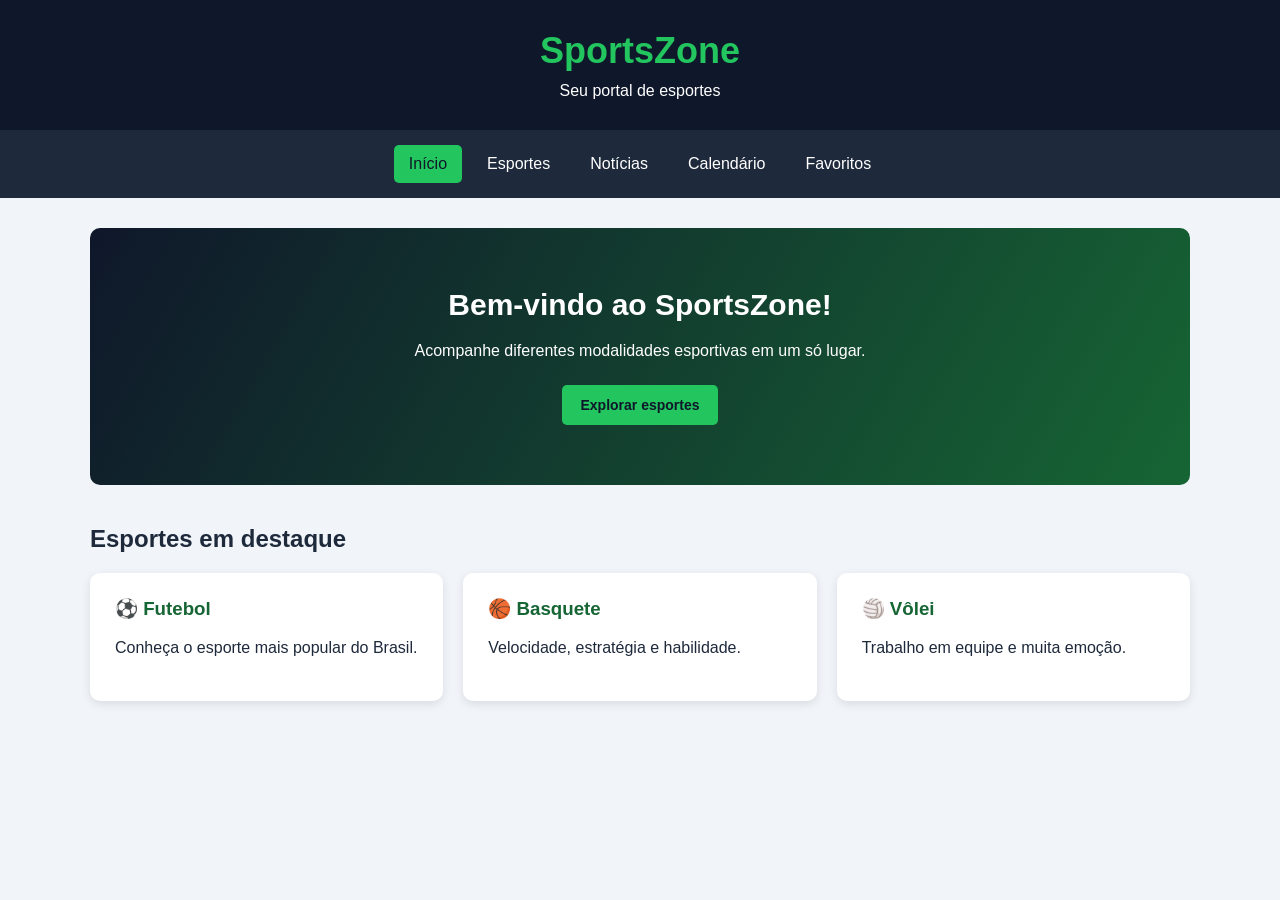
<file: index.html>
<!DOCTYPE html>
<html lang="pt-BR">

<head>
    <meta charset="UTF-8">
    <meta name="viewport" content="width=device-width, initial-scale=1.0">
    <title>SportsZone - Início</title>
    <link rel="stylesheet" href="css/estilo.css">
</head>

<body>

    <header>
        <h1>SportsZone</h1>
        <p>Seu portal de esportes</p>
    </header>

    <nav>
        <a href="index.html">Início</a>
        <a href="esportes.html">Esportes</a>
        <a href="noticias.html">Notícias</a>
        <a href="calendario.html">Calendário</a>
        <a href="favoritos.html">Favoritos</a>
    </nav>

    <main>
        <section class="banner">
            <h2>Bem-vindo ao SportsZone!</h2>
            <p>Acompanhe diferentes modalidades esportivas
                em um só lugar.</p>
            <a href="esportes.html" class="botao">
                Explorar esportes
            </a>
        </section>

        <section>
            <h2>Esportes em destaque</h2>

            <div class="cards">
                <article class="card">
                    <h3>⚽ Futebol</h3>
                    <p>Conheça o esporte mais popular do Brasil.</p>
                </article>

                <article class="card">
                    <h3>🏀 Basquete</h3>
                    <p>Velocidade, estratégia e habilidade.</p>
                </article>

                <article class="card">
                    <h3>🏐 Vôlei</h3>
                    <p>Trabalho em equipe e muita emoção.</p>
                </article>
            </div>
        </section>
    </main>
    
    <script src="js/script.js"></script>
</body>

</html>
</file>
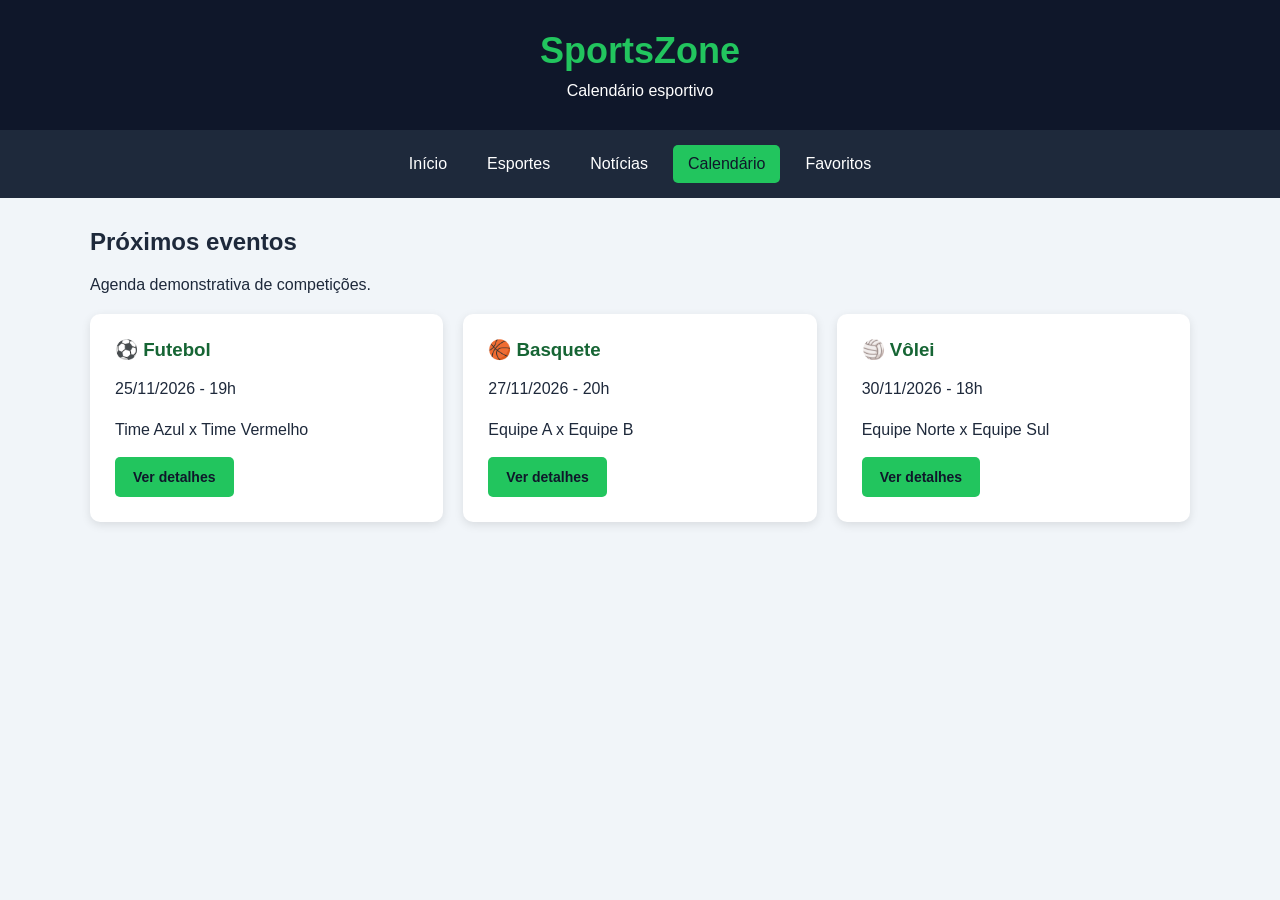
<file: calendario.html>
<!DOCTYPE html>
<html lang="pt-BR">

<head>
    <meta charset="UTF-8">
    <meta name="viewport" content="width=device-width, initial-scale=1.0">
    <title>SportsZone - Calendário</title>
    <link rel="stylesheet" href="css/estilo.css">
</head>

<body>

    <header>
        <h1>SportsZone</h1>
        <p>Calendário esportivo</p>
    </header>

    <nav>
        <a href="index.html">Início</a>
        <a href="esportes.html">Esportes</a>
        <a href="noticias.html">Notícias</a>
        <a href="calendario.html">Calendário</a>
        <a href="favoritos.html">Favoritos</a>
    </nav>

    <main>
        <h2>Próximos eventos</h2>
        <p>Agenda demonstrativa de competições.</p>

        <section class="cards">

            <article class="card">
                <h3>⚽ Futebol</h3>
                <p>25/11/2026 - 19h</p>
                <p>Time Azul x Time Vermelho</p>

                <button onclick="mostrarDetalhes('Futebol', '25/11/2026', '19h')">
                    Ver detalhes
                </button>
            </article>

            <article class="card">
                <h3>🏀 Basquete</h3>
                <p>27/11/2026 - 20h</p>
                <p>Equipe A x Equipe B</p>

                <button onclick="mostrarDetalhes('Basquete', '27/11/2026', '20h')">
                    Ver detalhes
                </button>
            </article>

            <article class="card">
                <h3>🏐 Vôlei</h3>
                <p>30/11/2026 - 18h</p>
                <p>Equipe Norte x Equipe Sul</p>

                <button onclick="mostrarDetalhes('Vôlei', '30/11/2026', '18h')">
                    Ver detalhes
                </button>
            </article>

        </section>
    </main>

    <script src="js/script.js"></script>
</body>

</html>
</file>
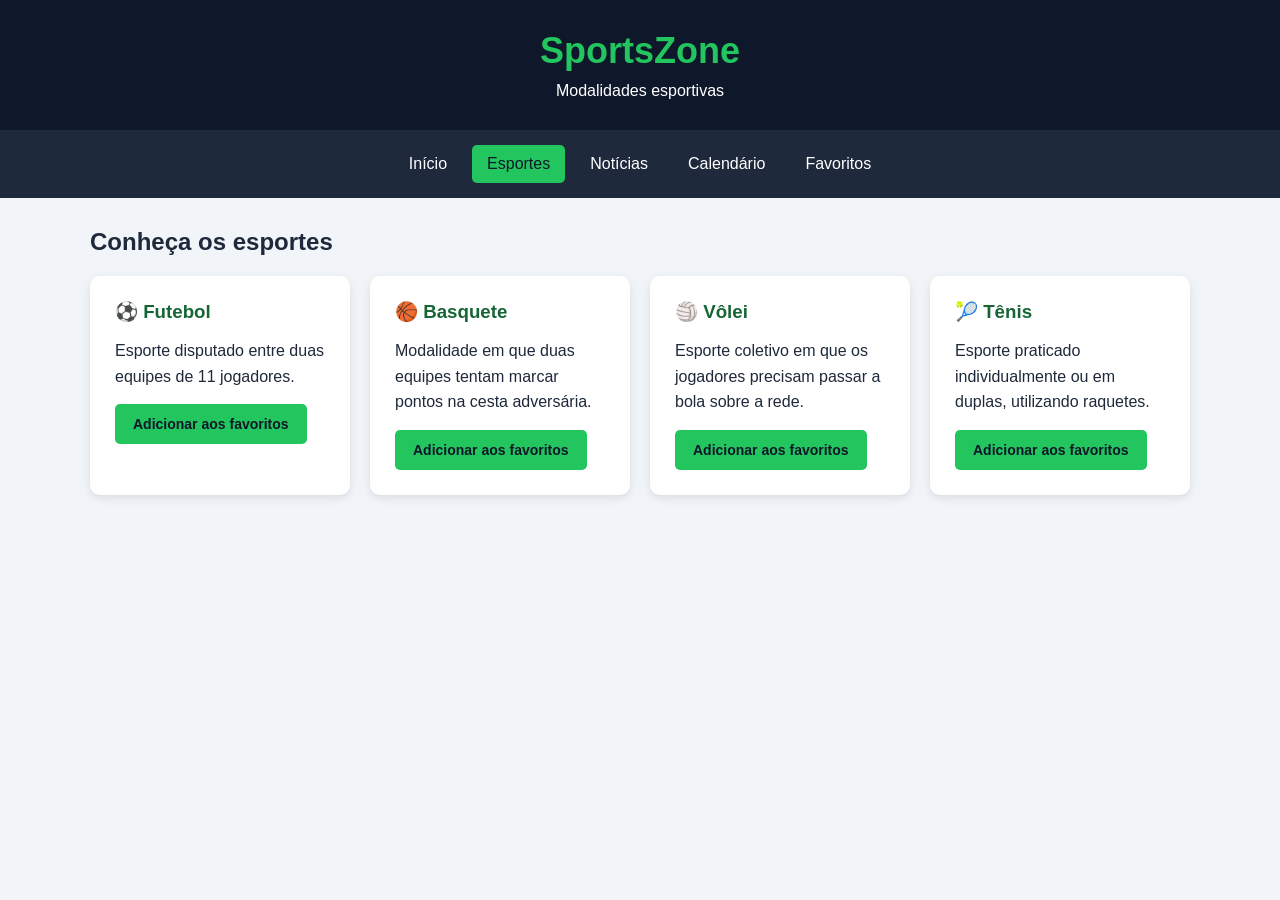
<file: esportes.html>
<!DOCTYPE html>
<html lang="pt-BR">

<head>
    <meta charset="UTF-8">
    <meta name="viewport" content="width=device-width, initial-scale=1.0">
    <title>SportsZone - Esportes</title>
    <link rel="stylesheet" href="css/estilo.css">
</head>

<body>

    <header>
        <h1>SportsZone</h1>
        <p>Modalidades esportivas</p>
    </header>

    <nav>
        <a href="index.html">Início</a>
        <a href="esportes.html">Esportes</a>
        <a href="noticias.html">Notícias</a>
        <a href="calendario.html">Calendário</a>
        <a href="favoritos.html">Favoritos</a>
    </nav>

    <main>
        <h2>Conheça os esportes</h2>

        <section class="cards">

            <article class="card">
                <h3>⚽ Futebol</h3>
                <p>
                    Esporte disputado entre duas equipes
                    de 11 jogadores.
                </p>
                <button onclick="adicionarFavorito('Futebol')">
                    Adicionar aos favoritos
                </button>
            </article>

            <article class="card">
                <h3>🏀 Basquete</h3>
                <p>
                    Modalidade em que duas equipes
                    tentam marcar pontos na cesta adversária.
                </p>
                <button onclick="adicionarFavorito('Basquete')">
                    Adicionar aos favoritos
                </button>
            </article>

            <article class="card">
                <h3>🏐 Vôlei</h3>
                <p>
                    Esporte coletivo em que os jogadores
                    precisam passar a bola sobre a rede.
                </p>
                <button onclick="adicionarFavorito('Vôlei')">
                    Adicionar aos favoritos
                </button>
            </article>

            <article class="card">
                <h3>🎾 Tênis</h3>
                <p>
                    Esporte praticado individualmente
                    ou em duplas, utilizando raquetes.
                </p>
                <button onclick="adicionarFavorito('Tênis')">
                    Adicionar aos favoritos
                </button>
            </article>

        </section>
    </main>

    <script src="js/script.js"></script>
</body>

</html>
</file>
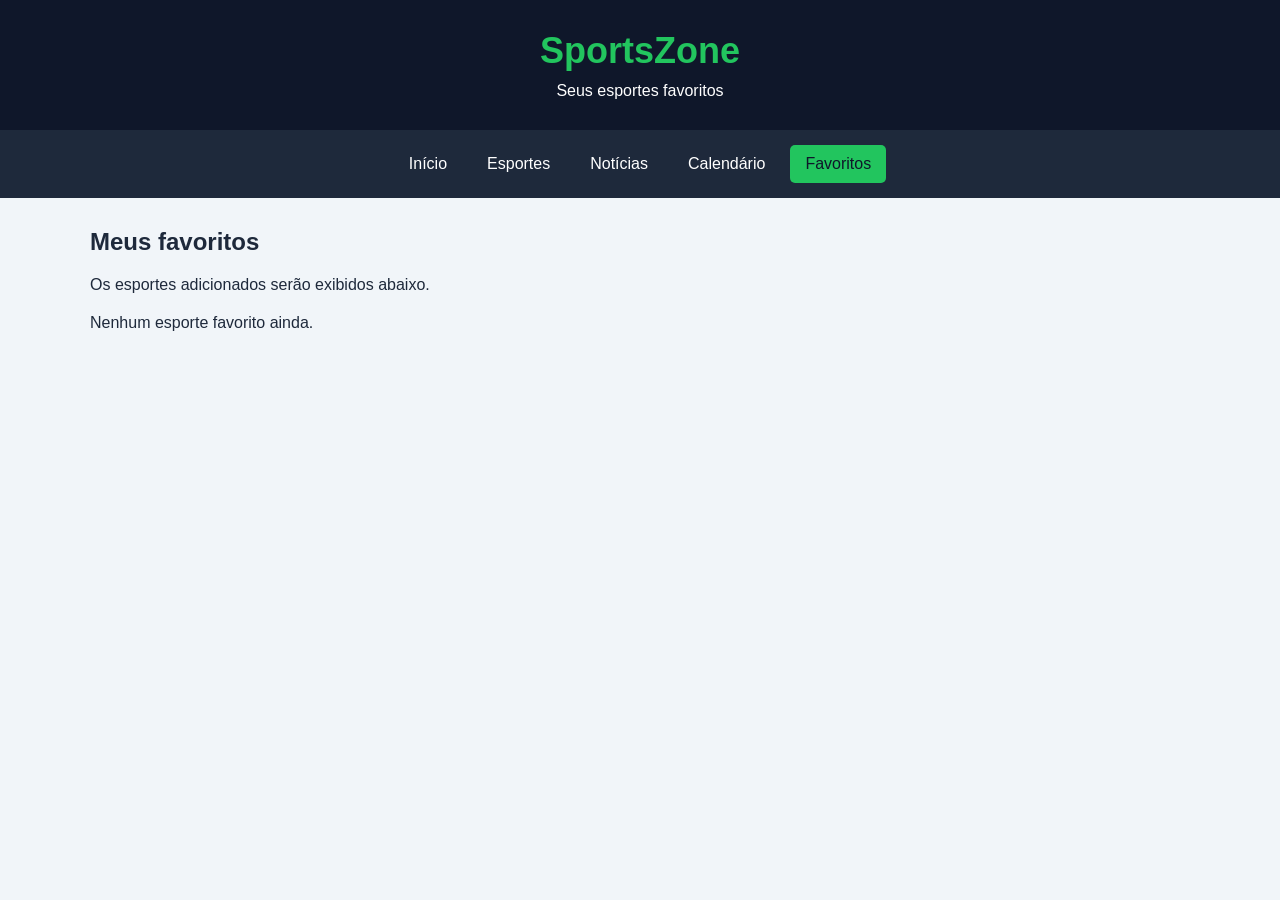
<file: favoritos.html>
<!DOCTYPE html>
<html lang="pt-BR">

<head>
    <meta charset="UTF-8">
    <meta name="viewport" content="width=device-width, initial-scale=1.0">
    <title>SportsZone - Favoritos</title>
    <link rel="stylesheet" href="css/estilo.css">
</head>

<body>

    <header>
        <h1>SportsZone</h1>
        <p>Seus esportes favoritos</p>
    </header>

    <nav>
        <a href="index.html">Início</a>
        <a href="esportes.html">Esportes</a>
        <a href="noticias.html">Notícias</a>
        <a href="calendario.html">Calendário</a>
        <a href="favoritos.html">Favoritos</a>
    </nav>

    <main>
        <h2>Meus favoritos</h2>

        <p>
            Os esportes adicionados serão
            exibidos abaixo.
        </p>

        <section id="listaFavoritos" class="cards">
        </section>
    </main>
    
    <script src="js/script.js"></script>
</body>

</html>
</file>
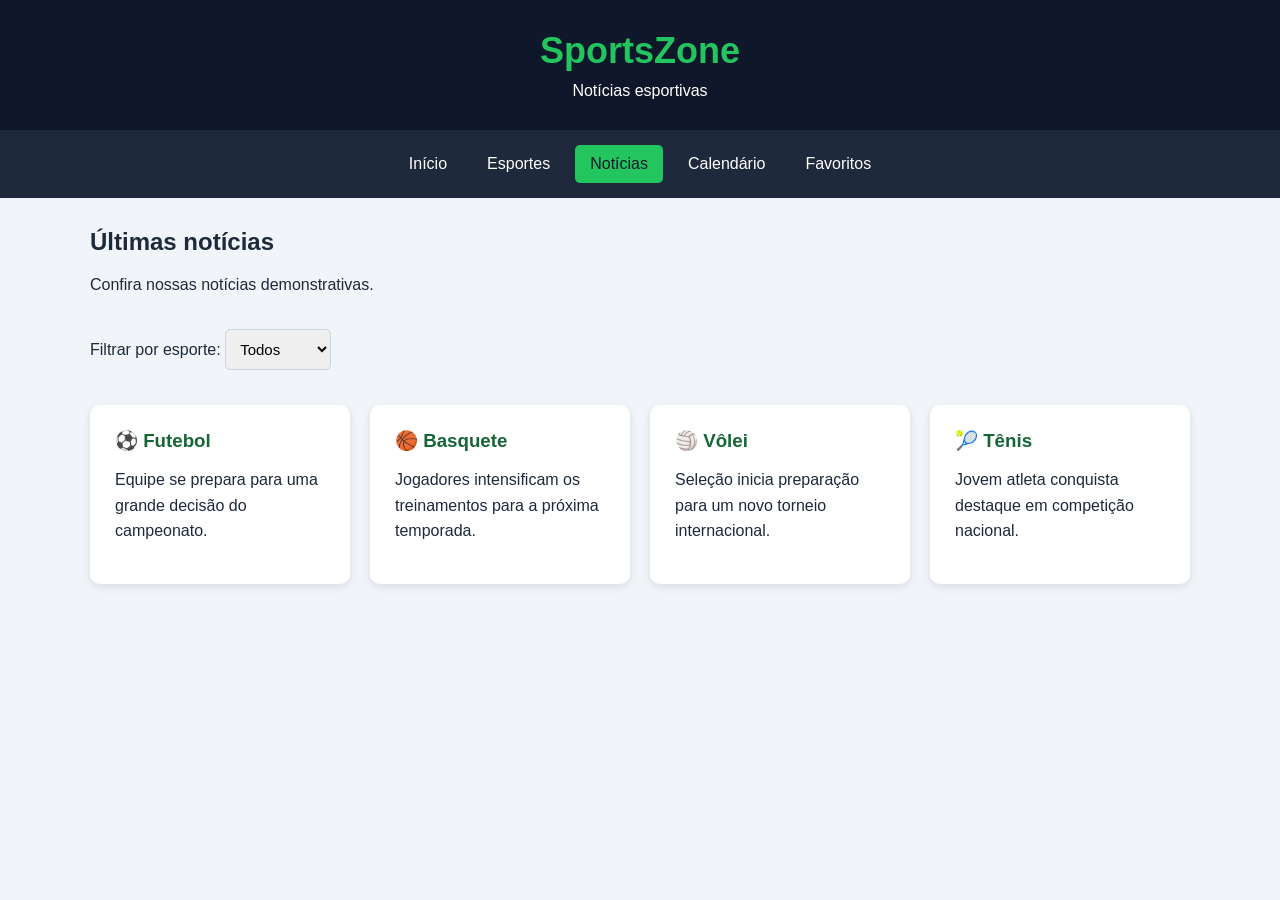
<file: noticias.html>
<!DOCTYPE html>
<html lang="pt-BR">

<head>
    <meta charset="UTF-8">
    <meta name="viewport" content="width=device-width, initial-scale=1.0">
    <title>SportsZone - Notícias</title>
    <link rel="stylesheet" href="css/estilo.css">
</head>

<body>

    <header>
        <h1>SportsZone</h1>
        <p>Notícias esportivas</p>
    </header>

    <nav>
        <a href="index.html">Início</a>
        <a href="esportes.html">Esportes</a>
        <a href="noticias.html">Notícias</a>
        <a href="calendario.html">Calendário</a>
        <a href="favoritos.html">Favoritos</a>
    </nav>

    <main>
        <h2>Últimas notícias</h2>
        <p>Confira nossas notícias demonstrativas.</p>

        <label for="filtro">Filtrar por esporte:</label>

        <select id="filtro" onchange="filtrarNoticias()">
            <option value="todos">Todos</option>
            <option value="futebol">Futebol</option>
            <option value="basquete">Basquete</option>
            <option value="volei">Vôlei</option>
            <option value="tenis">Tênis</option>
        </select>

        <section class="cards">

            <article class="card noticia futebol">
                <h3>⚽ Futebol</h3>
                <p>
                    Equipe se prepara para uma grande
                    decisão do campeonato.
                </p>
            </article>

            <article class="card noticia basquete">
                <h3>🏀 Basquete</h3>
                <p>
                    Jogadores intensificam os treinamentos
                    para a próxima temporada.
                </p>
            </article>

            <article class="card noticia volei">
                <h3>🏐 Vôlei</h3>
                <p>
                    Seleção inicia preparação para
                    um novo torneio internacional.
                </p>
            </article>

            <article class="card noticia tenis">
                <h3>🎾 Tênis</h3>
                <p>
                    Jovem atleta conquista destaque
                    em competição nacional.
                </p>
            </article>

        </section>
    </main>

    <script src="js/script.js"></script>
</body>

</html>
</file>
<file: css/estilo.css>
* {
    margin: 0;
    padding: 0;
    box-sizing: border-box;
}

body {
    font-family: Arial, Helvetica, sans-serif;
    background-color: #f1f5f9;
    color: #1e293b;
    min-height: 100vh;
    display: flex;
    flex-direction: column;
}

/* Cabeçalho */

header {
    background-color: #0f172a;
    color: white;
    text-align: center;
    padding: 30px 20px;
}

header h1 {
    color: #22c55e;
    font-size: 36px;
    margin-bottom: 10px;
}

/* Menu */

nav {
    background-color: #1e293b;
    display: flex;
    justify-content: center;
    flex-wrap: wrap;
    gap: 10px;
    padding: 15px;
}

nav a {
    color: white;
    text-decoration: none;
    padding: 10px 15px;
    border-radius: 5px;
    transition: 0.3s;
}

nav a:hover,
nav a.ativo {
    background-color: #22c55e;
    color: #0f172a;
}

/* Conteúdo */

main {
    width: 90%;
    max-width: 1100px;
    margin: 30px auto;
    flex: 1;
}

main h2 {
    margin-bottom: 20px;
}

main>p {
    margin-bottom: 20px;
}

/* Banner inicial */

.banner {
    background: linear-gradient(120deg, #0f172a, #166534);
    color: white;
    padding: 60px 30px;
    border-radius: 10px;
    text-align: center;
    margin-bottom: 40px;
}

.banner h2 {
    font-size: 30px;
}

.banner p {
    margin-bottom: 25px;
}

/* Cards */

.cards {
    display: grid;
    grid-template-columns: repeat(auto-fit, minmax(240px, 1fr));
    gap: 20px;
    margin-top: 20px;
}

.card {
    background-color: white;
    padding: 25px;
    border-radius: 10px;
    box-shadow: 0 3px 10px rgba(0, 0, 0, 0.1);
    transition: 0.3s;
}

.card:hover {
    transform: translateY(-5px);
}

.card h3 {
    margin-bottom: 15px;
    color: #166534;
}

.card p {
    margin-bottom: 15px;
    line-height: 1.6;
}

/* Botões */

button,
.botao {
    display: inline-block;
    background-color: #22c55e;
    color: #0f172a;
    padding: 12px 18px;
    border: none;
    border-radius: 5px;
    cursor: pointer;
    text-decoration: none;
    font-size: 14px;
    font-weight: bold;
    transition: 0.3s;
}

button:hover,
.botao:hover {
    background-color: #16a34a;
    color: white;
}

/* Filtro */

select {
    padding: 10px;
    margin: 15px 0;
    border: 1px solid #cbd5e1;
    border-radius: 5px;
    font-size: 15px;
}

/* Rodapé */

footer {
    background-color: #0f172a;
    color: white;
    text-align: center;
    padding: 20px;
}

/* Responsividade */

@media (max-width: 600px) {

    header h1 {
        font-size: 28px;
    }

    nav {
        gap: 5px;
    }

    nav a {
        font-size: 13px;
        padding: 8px;
    }

    .banner {
        padding: 35px 20px;
    }

    .banner h2 {
        font-size: 24px;
    }

    .cards {
        grid-template-columns: 1fr;
    }
}
</file>
